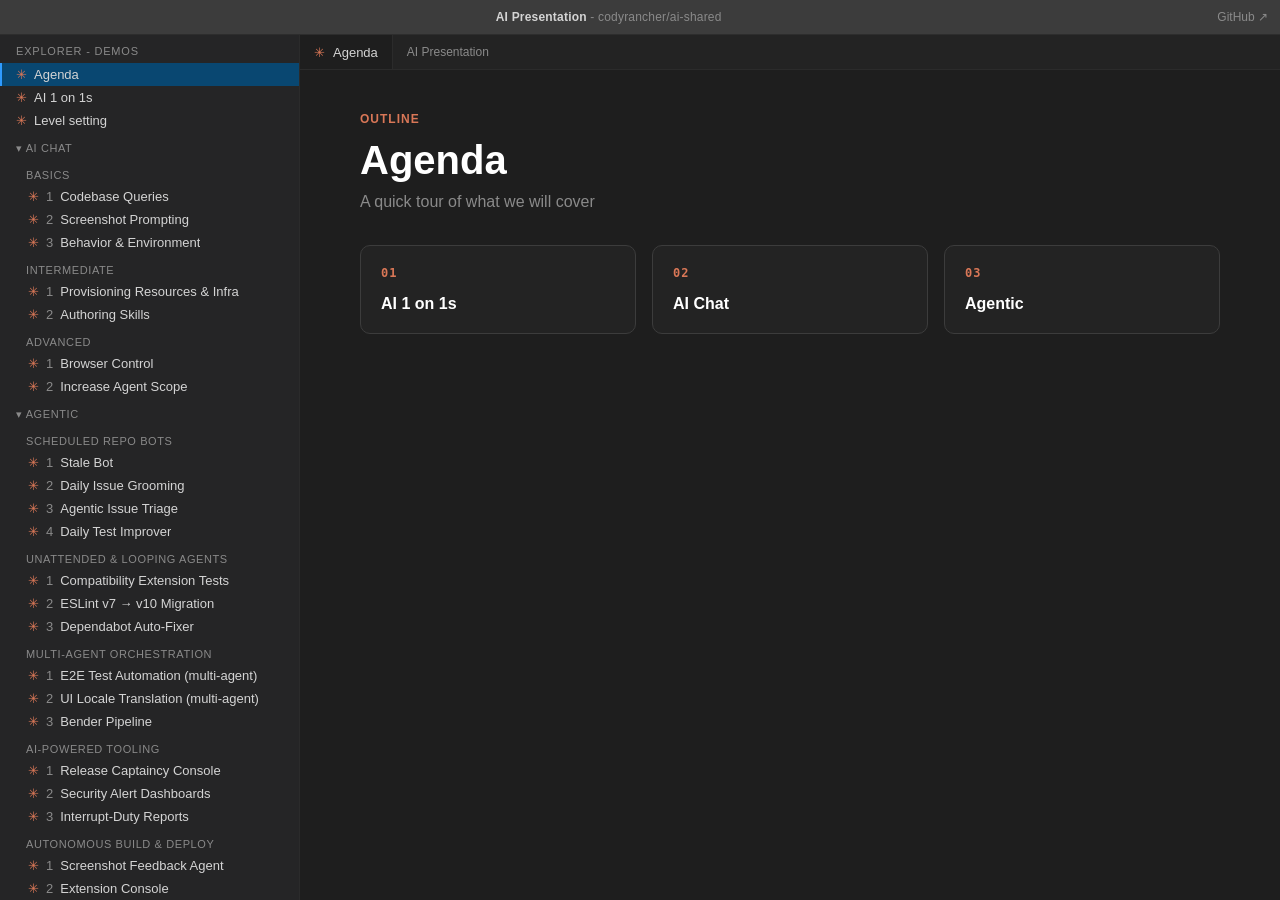
<file: index.html>
<!doctype html>
<html lang="en">
<head>
  <meta charset="utf-8" />
  <meta name="viewport" content="width=device-width, initial-scale=1" />
  <title>AI Presentation - Rancher / Dashboard</title>
  <meta name="description" content="Practical ways to fold AI into a Rancher / Dashboard workflow. Prompts, skills, and demos for the team." />
  <link rel="icon" href="data:image/svg+xml,%3Csvg xmlns='http://www.w3.org/2000/svg' viewBox='0 0 24 24'%3E%3Cpath fill='%23d97757' d='M12 2l1.9 6.1L20 10l-6.1 1.9L12 18l-1.9-6.1L4 10l6.1-1.9z'/%3E%3C/svg%3E" />
  <link rel="stylesheet" href="assets/styles.css?v=39" />
</head>
<body>
  <div class="app">
    <!-- Title bar -->
    <header class="titlebar">
      <button class="hamburger" id="hamburger" aria-label="Toggle navigation">☰</button>
      <div class="title"><b>AI Presentation</b> - codyrancher/ai-shared</div>
      <a class="repo-link" id="repoLink" href="#" target="_blank" rel="noopener">GitHub ↗</a>
    </header>

    <!-- Body -->
    <div class="body">
      <!-- Sidebar / explorer -->
      <aside class="sidebar">
        <div class="explorer-title">Explorer - Demos</div>
        <div class="tree" id="tree"></div>
      </aside>

      <!-- Editor -->
      <main class="editor">
        <div class="tabstrip">
          <div class="tab" id="tab"><span class="dot">✳</span><span id="tabName">Overview</span></div>
          <div class="breadcrumbs" id="breadcrumbs"></div>
        </div>
        <div class="content"><div class="content-inner" id="content"></div></div>
      </main>
    </div>

  </div>

  <script src="assets/presentation.manifest.js?v=39"></script>
  <script src="assets/app.js?v=39"></script>
</body>
</html>
</file>
<file: assets/styles.css>
/* AI Presentation - VSCode-dark theme with Claude chat accents.
   Dark-only by design: it mirrors the editor in the screenshot. */

:root {
  --activitybar: #333333;
  --sidebar: #252526;
  --sidebar-section: #2d2d2d;
  --editor: #1e1e1e;
  --editor-2: #232323;
  --titlebar: #3c3c3c;
  --border: #2b2b2b;
  --border-2: #3c3c3c;

  --text: #d4d4d4;
  --text-dim: #8a8a8a;
  --text-bright: #ffffff;

  --list-hover: #2a2d2e;
  --list-active: #094771;
  --list-active-border: #2f9bff;

  --blue: #569cd6;
  --cyan: #4fc1ff;
  --green: #6a9955;
  --string: #ce9178;
  --func: #dcdcaa;
  --number: #b5cea8;

  /* Claude */
  --claude-coral: #d97757;
  --claude-coral-2: #c15f3c;
  --claude-surface: #262624;
  --claude-surface-2: #2f2f2c;
  --claude-border: #3c3b37;

  --mono: ui-monospace, "SF Mono", "Cascadia Code", "JetBrains Mono", Menlo, Consolas, monospace;
  --sans: -apple-system, BlinkMacSystemFont, "Segoe UI", Roboto, Helvetica, Arial, sans-serif;
  --radius: 10px;
}

* { box-sizing: border-box; }

html, body {
  margin: 0;
  height: 100%;
  background: var(--editor);
  color: var(--text);
  font-family: var(--sans);
  font-size: 14px;
  -webkit-font-smoothing: antialiased;
}

a { color: var(--cyan); text-decoration: none; }
a:hover { text-decoration: underline; }

.app {
  display: grid;
  grid-template-rows: 35px 1fr;
  height: 100vh;
  overflow: hidden;
}

/* ---- Title bar ---- */
.titlebar {
  background: var(--titlebar);
  display: flex;
  align-items: center;
  gap: 12px;
  padding: 0 12px;
  border-bottom: 1px solid #00000040;
  -webkit-user-select: none;
  user-select: none;
}
.titlebar .title {
  flex: 1;
  text-align: center;
  color: var(--text-dim);
  font-size: 12px;
  letter-spacing: .2px;
}
.titlebar .title b { color: var(--text); font-weight: 600; }
.titlebar .hamburger {
  display: none;
  background: none; border: 0; color: var(--text);
  font-size: 18px; cursor: pointer; padding: 2px 6px; line-height: 1;
}
.titlebar .repo-link { color: var(--text-dim); font-size: 12px; }
.titlebar .repo-link:hover { color: var(--text); }

/* ---- Body ---- */
.body {
  display: grid;
  grid-template-columns: 300px 1fr;
  min-height: 0;
}

/* ---- Sidebar / explorer ---- */
.sidebar {
  background: var(--sidebar);
  overflow-y: auto;
  min-height: 0;
  border-right: 1px solid var(--border);
}
.sidebar .explorer-title {
  font-size: 11px; text-transform: uppercase; letter-spacing: .8px;
  color: var(--text-dim); padding: 10px 16px 6px;
}
.tree { padding-bottom: 24px; }
.tree .group-label {
  font-size: 11px; text-transform: uppercase; letter-spacing: .6px;
  color: var(--text-dim);
  padding: 10px 12px 4px 16px;
}
.tree .row {
  display: flex; align-items: center; gap: 7px;
  padding: 4px 12px 4px 0;
  cursor: pointer; color: var(--text);
  border-left: 2px solid transparent;
  white-space: nowrap; overflow: hidden; text-overflow: ellipsis;
  font-size: 13px;
}
.tree .row:hover { background: var(--list-hover); }
.tree .row.active { background: var(--list-active); border-left-color: var(--list-active-border); }
.tree .row .chev { width: 14px; text-align: center; color: var(--text-dim); flex: none; }
.tree .row .dot { color: var(--claude-coral); flex: none; }
.tree .row .n { color: var(--text-dim); font-variant-numeric: tabular-nums; }
.tree .row.lvl1 { padding-left: 14px; }
.tree .row.lvl2 { padding-left: 26px; }
.tree .row.overview { padding-left: 14px; }
.tree .row .label { overflow: hidden; text-overflow: ellipsis; }

/* ---- Editor / content ---- */
.editor { display: flex; flex-direction: column; min-width: 0; min-height: 0; background: var(--editor); }
.tabstrip {
  display: flex; align-items: stretch;
  background: var(--editor-2);
  border-bottom: 1px solid var(--border);
  height: 35px; flex: none;
}
.tabstrip .tab {
  display: flex; align-items: center; gap: 8px;
  padding: 0 14px;
  background: var(--editor);
  border-right: 1px solid var(--border);
  color: var(--text); font-size: 13px;
  max-width: 340px; overflow: hidden; text-overflow: ellipsis; white-space: nowrap;
}
.tabstrip .tab .dot { color: var(--claude-coral); }
.tabstrip .breadcrumbs {
  display: flex; align-items: center; gap: 6px;
  padding: 0 14px; color: var(--text-dim); font-size: 12px;
  overflow: hidden;
}
.tabstrip .breadcrumbs .sep { opacity: .5; }

.content {
  flex: 1 1 auto;
  min-height: 0;
  overflow-y: auto;
  padding: 40px 48px 96px;
}
.content-inner { max-width: 860px; margin: 0 auto; }

.eyebrow {
  color: var(--claude-coral); font-size: 12px; font-weight: 600;
  text-transform: uppercase; letter-spacing: 1px; margin-bottom: 10px;
}
h1.demo-title { font-size: 30px; line-height: 1.15; margin: 0 0 14px; color: var(--text-bright); font-weight: 650; }
.goal {
  border-left: 3px solid var(--claude-coral);
  background: #d977570f;
  padding: 12px 16px; border-radius: 0 8px 8px 0;
  color: #e8d9cf; margin: 0 0 26px; font-size: 15px;
}
.section-h {
  font-size: 12px; text-transform: uppercase; letter-spacing: 1.2px;
  color: var(--text-dim); margin: 34px 0 14px;
  border-bottom: 1px solid var(--border-2); padding-bottom: 6px;
}
.desc p { line-height: 1.7; color: #cfcfcf; margin: 0 0 14px; }

/* Brief benefit-focused "why" under the demo title */
.why-lead { font-size: 16px; line-height: 1.55; color: #e4dfd8; margin: 2px 0 30px; }
.loading { color: var(--text-dim); padding: 24px 0; font-size: 14px; }

/* ---- Claude chat box ---- */
.chat { margin: 6px 0 18px; }
.chat + .chat { margin-top: 22px; }
.prompt-title {
  font-size: 12.5px; text-transform: uppercase; letter-spacing: 1.2px; font-weight: 700;
  color: var(--claude-coral); margin: 30px 0 12px;
  border-bottom: 1px solid #d9775738; padding-bottom: 6px;
}
/* Per-prompt "why you'd reach for this" line, no pill; spans the full column */
.prompt-why { font-size: 14px; line-height: 1.6; color: #d8d3cc; margin: 0 0 14px; }
.claude-box {
  background: var(--claude-surface);
  border: 1px solid var(--claude-border);
  border-radius: var(--radius);
  overflow: hidden;
  box-shadow: 0 1px 0 #ffffff08 inset, 0 8px 24px #00000030;
}
.claude-box .cb-head {
  display: flex; align-items: center; gap: 10px;
  padding: 10px 14px; border-bottom: 1px solid var(--claude-border);
  background: linear-gradient(180deg, #ffffff05, transparent);
}
.claude-box .cb-head .spark { width: 20px; height: 20px; flex: none; }
.claude-box .cb-head .who { color: var(--text); font-weight: 600; font-size: 13px; }
.claude-box .cb-head .model {
  font-size: 11px; color: var(--claude-coral);
  border: 1px solid var(--claude-coral); border-radius: 999px;
  padding: 2px 9px; margin-left: 2px;
}
.claude-box .cb-head .spacer { flex: 1; }
.claude-box .cb-head .copy {
  background: transparent; border: 1px solid var(--claude-border);
  color: var(--text-dim); border-radius: 7px; padding: 4px 10px;
  font-size: 12px; cursor: pointer; display: flex; align-items: center; gap: 6px;
}
.claude-box .cb-head .copy:hover { color: var(--text); border-color: #55534d; background: #ffffff06; }
.claude-box .cb-head .copy.done { color: var(--green); border-color: var(--green); }
.claude-box .cb-body { padding: 14px 16px; }
.claude-box .cb-text {
  font-family: var(--mono); font-size: 13.5px; line-height: 1.65;
  color: #e7e3dd; white-space: pre-wrap; word-break: break-word;
}
.claude-box .cb-body .ph { color: var(--claude-coral); font-style: italic; }

/* Screenshot thumbnail at the top of a prompt box */
/* Input screenshots pasted with the prompt. Several sit side by side. */
.prompt-thumbs { display: flex; flex-wrap: wrap; gap: 10px; margin: 0 0 14px; }
.prompt-thumbs .prompt-thumb { margin: 0; flex: 1 1 260px; min-width: 0; }
.prompt-thumb {
  display: block; position: relative; padding: 0; margin: 0 0 14px; border: 0;
  background: transparent; cursor: zoom-in; line-height: 0;
}
.prompt-thumb img {
  display: block; max-width: 280px; max-height: 140px; width: auto; height: auto;
  border: 1px solid var(--claude-border); border-radius: 8px; background: #000;
  transition: border-color .12s ease;
}
.prompt-thumb:hover img { border-color: var(--claude-coral); }
.prompt-thumb .pt-badge {
  position: absolute; left: 8px; bottom: 8px;
  display: inline-flex; align-items: center; gap: 5px; line-height: 1;
  background: #000000b3; color: #fff; font-family: var(--sans); font-size: 11px;
  padding: 3px 8px; border-radius: 999px;
}
.prompt-thumb.broken img { display: none; }
.prompt-thumb.broken::after {
  content: "screenshot missing"; color: var(--text-dim); font-size: 12px; font-family: var(--mono);
}

/* Image modal - pan + zoom lightbox */
.img-modal { position: fixed; inset: 0; z-index: 100; display: none; background: #0b0b0be6; }
.img-modal.show { display: block; }
.img-modal-bar {
  position: absolute; top: 0; left: 0; right: 0; height: 46px; z-index: 2;
  display: flex; align-items: center; gap: 14px; padding: 0 14px;
  background: linear-gradient(180deg, #000000cc, transparent);
}
.img-modal-title { font-size: 13px; color: #fff; font-weight: 600; max-width: 45%; overflow: hidden; text-overflow: ellipsis; white-space: nowrap; }
.img-modal-hint { flex: 1; font-size: 12px; color: #ffffff99; }
.img-modal-close {
  background: #ffffff14; border: 1px solid #ffffff33; color: #fff;
  width: 30px; height: 30px; border-radius: 8px; cursor: pointer; font-size: 15px; line-height: 1;
}
.img-modal-close:hover { background: #ffffff2b; }
.img-modal-stage { position: absolute; inset: 0; overflow: hidden; cursor: grab; touch-action: none; }
.img-modal-stage.grabbing { cursor: grabbing; }
.img-modal-img {
  position: absolute; top: 0; left: 0; transform-origin: 0 0;
  max-width: none; max-height: none; user-select: none; -webkit-user-drag: none;
  background: #fff; box-shadow: 0 8px 40px #000000a0;
}

/* Per-prompt files chip row */
.prompt-files { display: flex; flex-wrap: wrap; gap: 8px; margin: 0 0 12px; }
.chip.file { cursor: pointer; }

/* File preview modal (markdown for .md, raw text otherwise) */
.file-modal { position: fixed; inset: 0; z-index: 110; display: none; background: #0b0b0be6; }
.file-modal.show { display: flex; align-items: center; justify-content: center; padding: 40px; }
.fm-panel {
  background: var(--editor-2); border: 1px solid var(--border-2); border-radius: 12px;
  width: min(880px, 100%); max-height: 100%; display: flex; flex-direction: column;
  overflow: hidden; box-shadow: 0 20px 60px #000000a0;
}
.fm-head {
  display: flex; align-items: center; gap: 12px; padding: 11px 16px;
  border-bottom: 1px solid var(--border-2); background: var(--sidebar);
}
.fm-title { font-family: var(--mono); font-size: 13px; color: var(--string); flex: 1; overflow: hidden; text-overflow: ellipsis; white-space: nowrap; }
.fm-gh { font-size: 12px; color: var(--text-dim); flex: none; }
.fm-gh:hover { color: var(--text); }
.fm-close { background: #ffffff12; border: 1px solid #ffffff2a; color: #fff; width: 28px; height: 28px; border-radius: 7px; cursor: pointer; font-size: 14px; line-height: 1; flex: none; }
.fm-close:hover { background: #ffffff24; }
.fm-body { overflow: auto; padding: 4px 20px 20px; }
.fm-body .cr-body { padding: 10px 0; }
.fm-raw { background: #1b1b1a; border: 1px solid var(--claude-border); border-radius: 8px; padding: 14px 16px; overflow-x: auto; margin: 12px 0; }
.fm-raw code { font-family: var(--mono); font-size: 12.5px; color: #e7e3dd; line-height: 1.6; white-space: pre; }

/* YAML frontmatter header (SKILL.md previews) */
.md-front {
  border: 1px solid var(--border-2); border-radius: 8px; padding: 10px 14px;
  margin: 4px 0 16px; background: #ffffff06;
}
.mf-name { font-family: var(--mono); font-size: 13px; font-weight: 600; color: var(--claude-coral); }
.mf-desc { font-size: 13px; line-height: 1.55; color: var(--text-dim); margin-top: 5px; }

/* Clickable preview of a generated HTML page (e.g. a data-flow diagram) */
.result-embed {
  display: block; width: 100%; padding: 0; margin: 0; border: 1px solid var(--border-2);
  border-radius: 8px; overflow: hidden; background: #fff; cursor: zoom-in; position: relative;
}
.result-embed:hover { border-color: var(--claude-coral); }
.re-frame-wrap { display: block; height: 240px; overflow: hidden; position: relative; background: #fff; }
.re-frame { width: 100%; height: 760px; border: 0; display: block; pointer-events: none; background: #fff; }
.re-overlay {
  position: absolute; left: 0; right: 0; bottom: 0; display: flex; align-items: center;
  justify-content: space-between; gap: 8px; padding: 9px 12px; color: #fff; font-size: 12px;
  background: linear-gradient(rgba(11,11,11,0), rgba(11,11,11,.72));
}
.re-label { font-weight: 600; }
.re-open { color: #fff; opacity: .9; flex: none; }

/* External link result (e.g. a PR comment holding the output) */
.result-link {
  display: flex; align-items: center; justify-content: space-between; gap: 12px;
  border: 1px solid var(--border-2); border-radius: 8px; padding: 12px 14px;
  background: var(--editor-2); text-decoration: none;
}
.result-link:hover { border-color: var(--claude-coral); }
.rl-label { color: var(--cyan); font-size: 13px; line-height: 1.5; word-break: break-word; }
.rl-go { color: var(--text-dim); font-size: 12px; flex: none; }

/* HTML page lightbox */
.html-modal { position: fixed; inset: 0; z-index: 120; display: none; background: #0b0b0be6; }
.html-modal.show { display: flex; align-items: center; justify-content: center; padding: 40px; }
.hm-panel {
  background: var(--editor-2); border: 1px solid var(--border-2); border-radius: 12px;
  width: min(1200px, 100%); height: 100%; display: flex; flex-direction: column;
  overflow: hidden; box-shadow: 0 20px 60px #000000a0;
}
.hm-head {
  display: flex; align-items: center; gap: 12px; padding: 9px 12px;
  border-bottom: 1px solid var(--border-2); background: var(--sidebar);
}
.hm-title { font-size: 13px; font-weight: 600; color: var(--text); flex: 1; overflow: hidden; text-overflow: ellipsis; white-space: nowrap; }
.hm-open { font-size: 12px; color: var(--text-dim); flex: none; text-decoration: none; }
.hm-open:hover { color: var(--text); }
.hm-close { background: #ffffff12; border: 1px solid #ffffff2a; color: #fff; width: 28px; height: 28px; border-radius: 7px; cursor: pointer; font-size: 14px; line-height: 1; flex: none; }
.hm-close:hover { background: #ffffff24; }
.hm-body { flex: 1; min-height: 0; background: #fff; }
.hm-frame { width: 100%; height: 100%; border: 0; display: block; background: #fff; }

/* Claude reply bubble (captured demo result rendered from markdown) */
.claude-reply {
  margin-top: 12px;
  background: var(--claude-surface-2);
  border: 1px solid var(--claude-border);
  border-radius: var(--radius);
  overflow: hidden;
}
.claude-reply .cr-head {
  display: flex; align-items: center; gap: 10px;
  padding: 10px 14px; border-bottom: 1px solid var(--claude-border);
  background: linear-gradient(180deg, #d977570d, transparent);
}
.claude-reply .cr-head .spark { width: 20px; height: 20px; flex: none; }
.claude-reply .cr-head .who { color: var(--claude-coral); font-weight: 600; font-size: 13px; }
.claude-reply .cr-tag {
  margin-left: auto; font-size: 11px; color: var(--text-dim);
  border: 1px solid var(--border-2); border-radius: 999px; padding: 2px 9px;
}
.cr-body { padding: 6px 18px 16px; font-size: 14px; line-height: 1.6; color: #d7d3cc; }
.cr-body > :first-child { margin-top: 8px; }
.cr-body h3, .cr-body h4, .cr-body h5, .cr-body h6 { color: var(--text-bright); margin: 18px 0 8px; font-size: 14px; font-weight: 650; }
.cr-body h3 { font-size: 17px; margin-top: 4px; }
.cr-body h4 { font-size: 15px; }
.cr-body p { margin: 10px 0; }
.cr-body ul, .cr-body ol { margin: 10px 0; padding-left: 22px; }
.cr-body li { margin: 4px 0; }
.cr-body a { color: var(--cyan); }
.cr-body strong { color: var(--text); }
.cr-body em { color: #c9c4bd; }
.cr-body code { font-family: var(--mono); font-size: 12.5px; background: #00000045; padding: 1px 5px; border-radius: 4px; color: var(--string); }
.cr-body pre { background: #1b1b1a; border: 1px solid var(--claude-border); border-radius: 8px; padding: 12px 14px; overflow-x: auto; margin: 12px 0; }
.cr-body pre code { background: none; padding: 0; color: #e7e3dd; font-size: 12.5px; line-height: 1.55; }
.cr-body blockquote { border-left: 3px solid var(--claude-border); margin: 12px 0; padding: 2px 0 2px 14px; color: var(--text-dim); }
.cr-body table { border-collapse: collapse; margin: 12px 0; font-size: 13px; display: block; overflow-x: auto; max-width: 100%; }
.cr-body th, .cr-body td { border: 1px solid var(--border-2); padding: 6px 11px; text-align: left; white-space: nowrap; }
.cr-body th { background: #ffffff08; color: var(--text); font-weight: 600; }
.cr-body .cr-img { max-width: 100%; height: auto; display: block; margin: 12px 0; border: 1px solid var(--border-2); border-radius: 8px; cursor: zoom-in; }
.cr-body .cr-img:hover { border-color: var(--claude-coral); }

/* A full markdown page (anything under pages/). Reuses .cr-body for tables,
   code, links, and images, but reads at page scale rather than reply scale. */
.page-body { padding: 0; font-size: 15px; }
.page-body > :first-child { margin-top: 0; }
.page-body h1 { font-size: 30px; line-height: 1.15; margin: 0 0 14px; color: var(--text-bright); font-weight: 650; }
.page-body h2 { font-size: 19px; margin: 30px 0 10px; color: var(--text-bright); font-weight: 650; }
.page-body p { margin: 12px 0; line-height: 1.6; }
.page-body ul, .page-body ol { margin: 12px 0; }
.page-body li { margin: 6px 0; }

/* Plain per-prompt result (e.g. screenshots) - not a chat bubble */
.prompt-result { margin-top: 14px; }
.pr-label { font-size: 12px; text-transform: uppercase; letter-spacing: 1.2px; color: var(--text-dim); margin: 0 0 12px; padding-bottom: 6px; border-bottom: 1px solid var(--border-2); }
.pr-shot { margin: 0 0 16px; }
.pr-shot .cr-img { max-width: 100%; height: auto; display: block; margin: 0; border: 1px solid var(--border-2); border-radius: 8px; cursor: zoom-in; }
.pr-shot .cr-img:hover { border-color: var(--claude-coral); }
.pr-shot .pr-video { max-width: 100%; width: 100%; display: block; border: 1px solid var(--border-2); border-radius: 8px; background: #000; }
.pr-shot figcaption { font-size: 12px; color: var(--text-dim); margin-top: 7px; }
.pr-shot.pending .cr-img { display: none; }
.pr-shot.pending::before {
  content: "⧗ screenshot pending — drop " attr(data-file) " into media/";
  display: flex; align-items: center; justify-content: center; text-align: center;
  min-height: 120px; padding: 20px; box-sizing: border-box;
  border: 1px dashed var(--border-2); border-radius: 8px;
  color: var(--text-dim); font-family: var(--mono); font-size: 12px;
}

/* ---- Look-for list ---- */
ul.lookfor { list-style: none; padding: 0; margin: 0; }
ul.lookfor li {
  position: relative; padding: 7px 0 7px 26px; line-height: 1.55; color: #cfcfcf;
  border-bottom: 1px solid #ffffff08;
}
ul.lookfor li:last-child { border-bottom: 0; }
ul.lookfor li::before {
  content: "▸"; position: absolute; left: 6px; top: 7px; color: var(--claude-coral);
}

/* ---- Media ---- */
.media-grid { display: grid; gap: 16px; grid-template-columns: 1fr; }
.media-card {
  background: var(--editor-2); border: 1px solid var(--border-2);
  border-radius: 10px; overflow: hidden;
}
.media-card video, .media-card img { display: block; width: 100%; height: auto; background: #000; }
.media-card .cap { padding: 8px 12px; font-size: 12px; color: var(--text-dim); border-top: 1px solid var(--border); }
.placeholder {
  min-height: 200px; display: grid; place-items: center; text-align: center;
  padding: 28px; color: var(--text-dim);
  background:
    repeating-linear-gradient(45deg, #ffffff04 0 12px, transparent 12px 24px),
    var(--editor-2);
}
.placeholder .big { font-size: 30px; margin-bottom: 10px; opacity: .7; }
.placeholder .cw {
  margin-top: 10px; font-family: var(--mono); font-size: 12px;
  color: var(--claude-coral); background: #d977571a; padding: 3px 8px; border-radius: 6px;
  display: inline-block;
}
.placeholder .fn { font-family: var(--mono); font-size: 12px; color: var(--text); margin-top: 8px; }

/* ---- Links / chips ---- */
.chips { display: flex; flex-wrap: wrap; gap: 8px; }
.chip {
  display: inline-flex; align-items: center; gap: 6px;
  background: var(--editor-2); border: 1px solid var(--border-2);
  border-radius: 999px; padding: 5px 12px; font-size: 12.5px; color: var(--text);
  font-family: var(--mono);
}
.chip:hover { border-color: #55534d; text-decoration: none; background: #ffffff06; }
.chip.skill { color: var(--func); }
.chip.file { color: var(--string); }

.folder-link {
  margin-top: 40px; padding-top: 18px; border-top: 1px solid var(--border-2);
  font-size: 13px; color: var(--text-dim);
}
.folder-link code { font-family: var(--mono); color: var(--string); }

/* ---- Overview ---- */
.ov-hero { margin-bottom: 8px; }
.ov-hero .kicker { color: var(--claude-coral); font-weight: 600; letter-spacing: 1px; text-transform: uppercase; font-size: 12px; }
.ov-hero h1 { font-size: 40px; margin: 8px 0 6px; color: var(--text-bright); font-weight: 680; }
.ov-hero .tag { color: var(--text-dim); font-size: 16px; }
.ov-points { margin: 22px 0 34px; }
.ov-card {
  background: var(--editor-2); border: 1px solid var(--border-2); border-radius: 12px;
  padding: 20px 22px; margin-bottom: 22px;
}
.ov-card h3 { margin: 0 0 12px; color: var(--text); font-size: 15px; }
.ov-card ul { margin: 0; padding-left: 20px; }
.ov-card li { line-height: 1.7; margin-bottom: 6px; color: #cfcfcf; }
/* Agenda: a grid of numbered boxes (::: agenda) */
.agenda-grid {
  display: grid; gap: 16px; margin: 30px 0 0;
  grid-template-columns: repeat(auto-fit, minmax(260px, 1fr));
}
.ag-box {
  background: var(--editor-2); border: 1px solid var(--border-2);
  border-radius: 10px; padding: 18px 20px;
}
.ag-num {
  font-family: var(--mono); font-size: 12px; font-weight: 600;
  letter-spacing: 1px; color: var(--claude-coral); margin-bottom: 10px;
}
.ag-title { font-size: 16px; font-weight: 650; line-height: 1.35; color: var(--text-bright); }
.ag-desc { margin-top: 7px; font-size: 13px; line-height: 1.55; color: var(--text-dim); }

.ov-sections { display: grid; gap: 14px; grid-template-columns: repeat(auto-fit, minmax(220px, 1fr)); }
.ov-sec {
  background: var(--editor-2); border: 1px solid var(--border-2); border-radius: 12px;
  padding: 18px; cursor: pointer;
}
.ov-sec:hover { border-color: var(--claude-coral); }
.ov-sec h4 { margin: 0 0 6px; color: var(--claude-coral); font-size: 15px; }
.ov-sec p { margin: 0; color: var(--text-dim); font-size: 13px; line-height: 1.6; }
.ov-sec .count { margin-top: 10px; font-size: 12px; color: var(--text-dim); font-family: var(--mono); }


/* ---- Scrollbars ---- */
::-webkit-scrollbar { width: 12px; height: 12px; }
::-webkit-scrollbar-thumb { background: #424242; border-radius: 6px; border: 3px solid transparent; background-clip: padding-box; }
::-webkit-scrollbar-thumb:hover { background: #525252; background-clip: padding-box; border: 3px solid transparent; }
::-webkit-scrollbar-track { background: transparent; }

/* ---- Responsive ---- */
@media (max-width: 900px) {
  .body { grid-template-columns: 1fr; }
  .sidebar {
    position: fixed; top: 35px; bottom: 22px; left: 0; width: 280px; z-index: 30;
    transform: translateX(-100%); transition: transform .18s ease;
    box-shadow: 6px 0 24px #00000060;
  }
  body.nav-open .sidebar { transform: translateX(0); }
  .titlebar .hamburger { display: block; }
  .content { padding: 24px 18px 80px; }
  h1.demo-title { font-size: 24px; }
  .page-body h1 { font-size: 24px; }
  .ov-hero h1 { font-size: 30px; }
}
</file>
